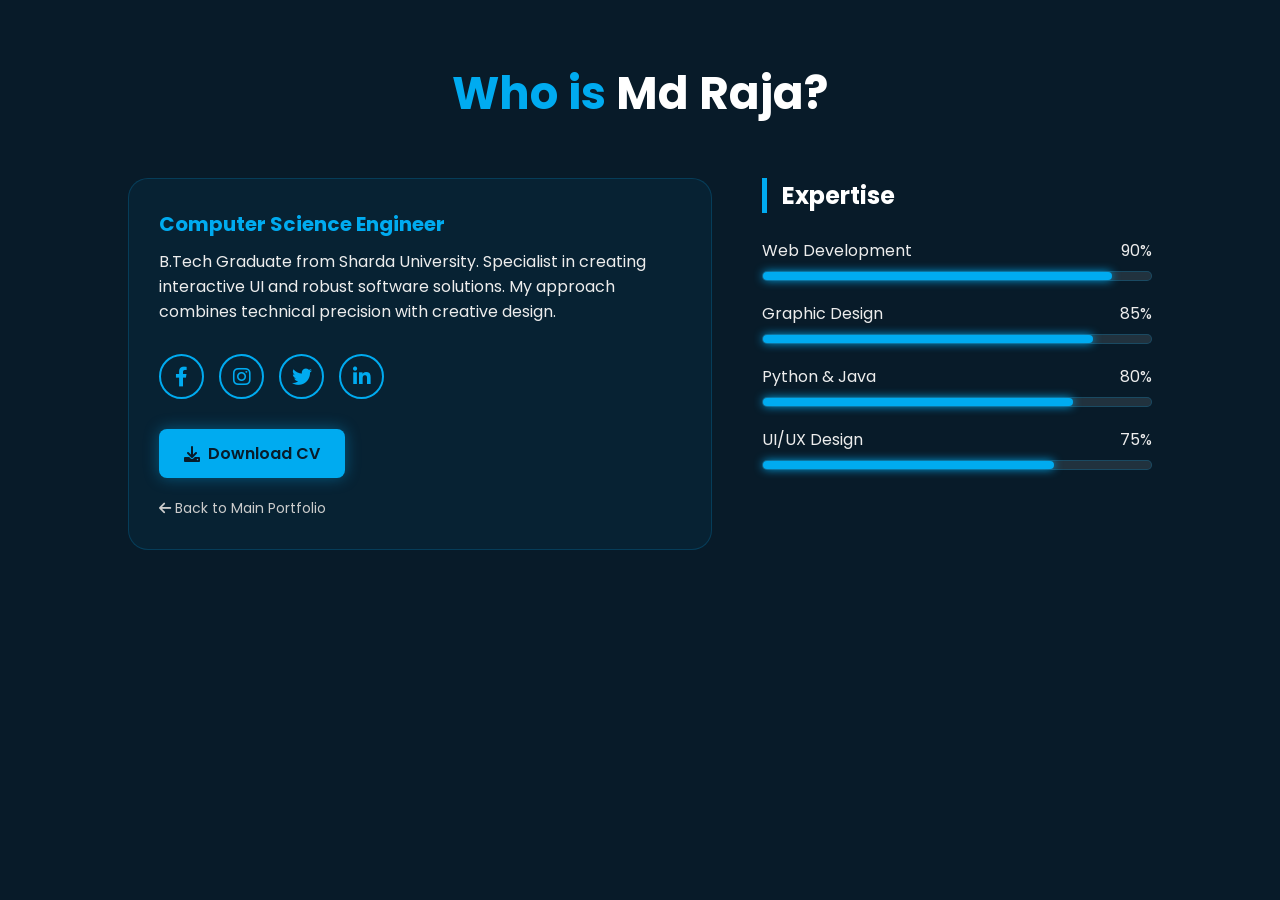
<file: about.html>
<!DOCTYPE html>
<html lang="en">
<head>
    <meta charset="UTF-8">
    <meta name="viewport" content="width=device-width, initial-scale=1.0">
    <title>About Me | Md Raja</title>
    <link rel="stylesheet" href="https://cdnjs.cloudflare.com/ajax/libs/font-awesome/6.0.0/css/all.min.css">
    <style>
        @import url('https://fonts.googleapis.com/css2?family=Poppins:wght@300;400;600;700&display=swap');

        * {
            margin: 0;
            padding: 0;
            box-sizing: border-box;
            font-family: 'Poppins', sans-serif;
        }

        body {
            background: #081b29; /* Deep Blue Background */
            color: #ededed;
            overflow-x: hidden;
        }

        .about-page {
            padding: 60px 10%;
            min-height: 100vh;
        }

        .header-text {
            text-align: center;
            margin-bottom: 50px;
        }

        .header-text h2 {
            font-size: 45px;
            color: #00abf0; /* Neon Blue */
        }

        .header-text span {
            color: #fff;
        }

        .container {
            display: grid;
            grid-template-columns: 1.2fr 0.8fr;
            gap: 50px;
        }

        /* Skills Section */
        .skills-section h3 {
            font-size: 24px;
            margin-bottom: 25px;
            color: #fff;
            border-left: 5px solid #00abf0;
            padding-left: 15px;
        }

        .skill-box { margin-bottom: 20px; }

        .skill-info {
            display: flex;
            justify-content: space-between;
            margin-bottom: 8px;
        }

        .skill-bar {
            width: 100%;
            height: 10px;
            background: rgba(255, 255, 255, 0.1);
            border-radius: 10px;
            border: 1px solid rgba(0, 171, 240, 0.2);
        }

        .skill-progress {
            height: 100%;
            background: #00abf0;
            border-radius: 10px;
            box-shadow: 0 0 10px #00abf0;
        }

        /* Info & Actions */
        .info-card {
            background: rgba(0, 171, 240, 0.05);
            padding: 30px;
            border-radius: 20px;
            border: 1px solid rgba(0, 171, 240, 0.2);
        }

        .info-card h4 { color: #00abf0; margin-bottom: 10px; font-size: 20px; }

        .action-btns {
            margin-top: 30px;
            display: flex;
            gap: 15px;
            flex-wrap: wrap;
        }

        .btn {
            padding: 12px 25px;
            border-radius: 8px;
            text-decoration: none;
            font-weight: 600;
            transition: 0.3s;
            display: inline-flex;
            align-items: center;
            gap: 8px;
        }

        .btn-download {
            background: #00abf0;
            color: #081b29;
            box-shadow: 0 0 15px rgba(0, 171, 240, 0.4);
        }

        .btn-download:hover { box-shadow: 0 0 25px #00abf0; transform: scale(1.05); }

        /* Social Icons */
        .social-links {
            margin-top: 30px;
            display: flex;
            gap: 15px;
        }

        .social-links a {
            width: 45px;
            height: 45px;
            display: flex;
            align-items: center;
            justify-content: center;
            border: 2px solid #00abf0;
            border-radius: 50%;
            color: #00abf0;
            font-size: 20px;
            transition: 0.4s;
            text-decoration: none;
        }

        .social-links a:hover {
            background: #00abf0;
            color: #081b29;
            box-shadow: 0 0 15px #00abf0;
        }

        .back-home {
            margin-top: 20px;
            display: block;
            color: #ccc;
            text-decoration: none;
            font-size: 14px;
        }

        .back-home:hover { color: #00abf0; }

        @media (max-width: 900px) {
            .container { grid-template-columns: 1fr; }
        }
    </style>
</head>
<body>

    <section class="about-page">
        <div class="header-text">
            <h2>Who is <span>Md Raja?</span></h2>
        </div>

        <div class="container">
            <div class="info-card">
                <h4>Computer Science Engineer</h4>
                <p>B.Tech Graduate from Sharda University. Specialist in creating interactive UI and robust software solutions. My approach combines technical precision with creative design.</p>
                
                <div class="social-links">
                    <a href="#"><i class="fab fa-facebook-f"></i></a>
                    <a href="#"><i class="fab fa-instagram"></i></a>
                    <a href="#"><i class="fab fa-twitter"></i></a>
                    <a href="#"><i class="fab fa-linkedin-in"></i></a>
                </div>

                <div class="action-btns">
                    <a href="resume.pdf" class="btn btn-download" download>
                        <i class="fas fa-download"></i> Download CV
                    </a>
                </div>

                <a href="index.html" class="back-home"><i class="fas fa-arrow-left"></i> Back to Main Portfolio</a>
            </div>

            <div class="skills-section">
                <h3>Expertise</h3>

                <div class="skill-box">
                    <div class="skill-info"><span>Web Development</span><span>90%</span></div>
                    <div class="skill-bar"><div class="skill-progress" style="width: 90%;"></div></div>
                </div>

                <div class="skill-box">
                    <div class="skill-info"><span>Graphic Design</span><span>85%</span></div>
                    <div class="skill-bar"><div class="skill-progress" style="width: 85%;"></div></div>
                </div>

                <div class="skill-box">
                    <div class="skill-info"><span>Python & Java</span><span>80%</span></div>
                    <div class="skill-bar"><div class="skill-progress" style="width: 80%;"></div></div>
                </div>

                <div class="skill-box">
                    <div class="skill-info"><span>UI/UX Design</span><span>75%</span></div>
                    <div class="skill-bar"><div class="skill-progress" style="width: 75%;"></div></div>
                </div>
            </div>
        </div>
    </section>

</body>
</html>
</file>
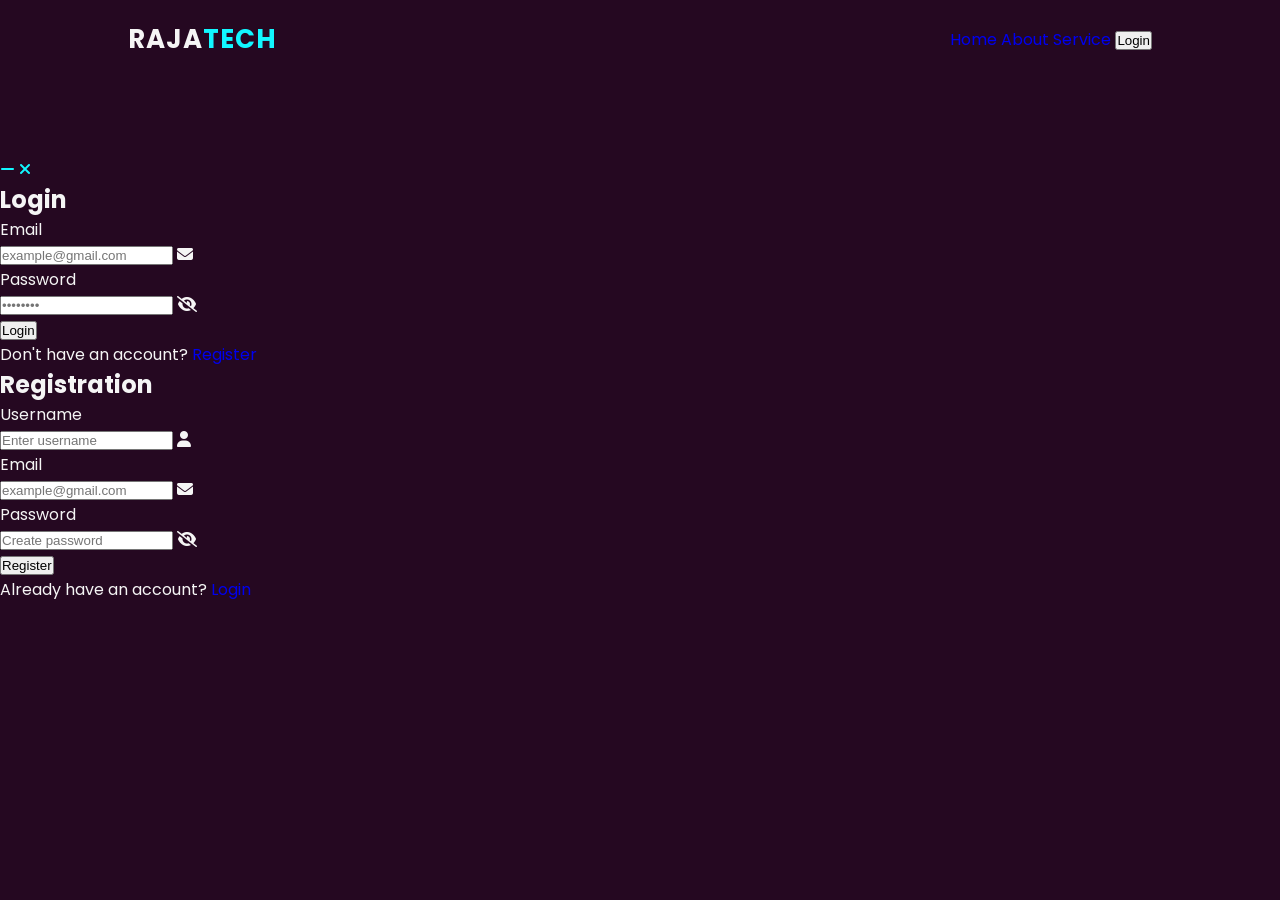
<file: index4.html>
<!DOCTYPE html>
<html lang="en">
<head>
    <meta charset="UTF-8">
    <meta name="viewport" content="width=device-width, initial-scale=1.0">
    <title>Professional Tech Portal</title>
    <link href="https://fonts.googleapis.com/css2?family=Poppins:wght@300;400;500;600;700&display=swap" rel="stylesheet">
    <link rel="stylesheet" href="https://cdnjs.cloudflare.com/ajax/libs/font-awesome/6.4.0/css/all.min.css">
    <link rel="stylesheet" href="style.css">
</head>
<body>

    <canvas id="particleCanvas"></canvas>

    <header>
        <h2 class="logo">RAJA<span>TECH</span></h2>
        <nav class="navigation">
            <a href="index.html">Home</a>
            <a href="general.html">About</a>
            <a href="general.html">Service</a>
            <button class="btnLogin-popup">Login</button>
        </nav>
    </header>

    <div class="wrapper">
        <div class="window-controls">
            <span class="icon-minimize"><i class="fa-solid fa-minus"></i></span>
            <span class="icon-close"><i class="fa-solid fa-xmark"></i></span>
        </div>

        <div class="form-container">
            <div class="form-box login">
                <h2>Login</h2>
                <form id="loginForm">
                    <div class="input-group">
                        <label>Email</label>
                        <div class="field">
                            <input type="email" id="logEmail" placeholder="example@gmail.com" required>
                            <i class="fa-solid fa-envelope"></i>
                        </div>
                    </div>
                    <div class="input-group">
                        <label>Password</label>
                        <div class="field">
                            <input type="password" id="logPass" placeholder="••••••••" required>
                            <i class="fa-solid fa-eye-slash toggle-password" data-target="logPass"></i>
                        </div>
                    </div>
                    <button type="submit" class="btn">Login</button>
                    <div class="login-register">
                        <p>Don't have an account? <a href="profile.html" class="register-link">Register</a></p>
                    </div>
                </form>
            </div>

            <div class="form-box register">
                <h2>Registration</h2>
                <form id="regForm">
                    <div class="input-group">
                        <label>Username</label>
                        <div class="field">
                            <input type="text" id="regUser" placeholder="Enter username" required>
                            <i class="fa-solid fa-user"></i>
                        </div>
                    </div>
                    <div class="input-group">
                        <label>Email</label>
                        <div class="field">
                            <input type="email" id="regEmail" placeholder="example@gmail.com" required>
                            <i class="fa-solid fa-envelope"></i>
                        </div>
                    </div>
                    <div class="input-group">
                        <label>Password</label>
                        <div class="field">
                            <input type="password" id="regPass" placeholder="Create password" required>
                            <i class="fa-solid fa-eye-slash toggle-password" data-target="regPass"></i>
                        </div>
                    </div>
                    <button type="submit" class="btn">Register</button>
                    <div class="login-register">
                        <p>Already have an account? <a href="wlcmpage.html" class="login-link">Login</a></p>
                    </div>
                </form>
            </div>
        </div>
    </div>

    <script src="script.js"></script>
</body>
</html>
</file>
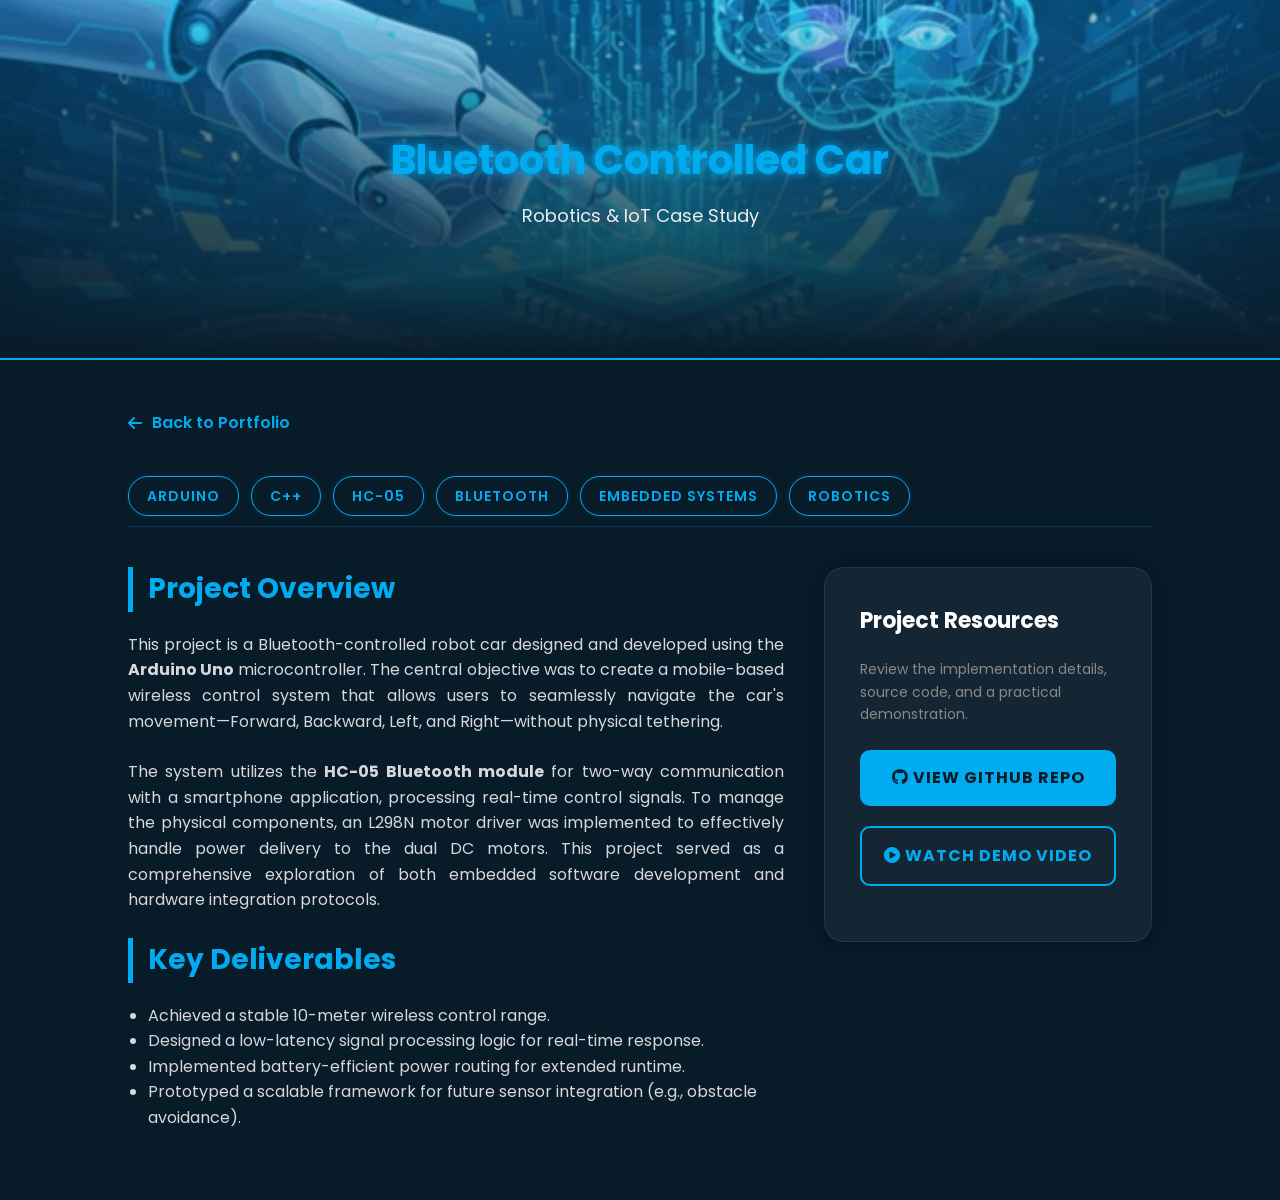
<file: project-details.html>
<!DOCTYPE html>
<html lang="en">
<head>
    <meta charset="UTF-8">
    <meta name="viewport" content="width=device-width, initial-scale=1.0">
    <title>Project Details | Md Raja</title>
    <link rel="stylesheet" href="https://cdnjs.cloudflare.com/ajax/libs/font-awesome/6.0.0/css/all.min.css">
    <style>
        /* Import Poppins Font */
        @import url('https://fonts.googleapis.com/css2?family=Poppins:wght@300;400;600;700&display=swap');

        /* Global Styles */
        * { margin: 0; padding: 0; box-sizing: border-box; font-family: 'Poppins', sans-serif; }
        body { background: #081b29; color: #fff; line-height: 1.6; }

        /* Project Header Styles */
        .project-header {
            height: 40vh;
            /* Placeholder path for professional image. 
               Is file ko apne GitHub repo mein upload zaroori karein. */
            background: linear-gradient(rgba(0, 171, 240, 0.3), #081b29), url('iot_car_bg.jpg');
            background-size: cover;
            background-position: center;
            display: flex;
            align-items: center;
            justify-content: center;
            text-align: center;
            border-bottom: 2px solid #00abf0;
        }

        .header-content { z-index: 2; }
        .header-content h1 { font-size: 40px; color: #00abf0; margin-bottom: 10px; text-shadow: 0 0 10px #00abf0; }
        .header-content p { font-size: 18px; color: #ededed; }

        /* Container Styles */
        .container { padding: 50px 10%; position: relative; }

        /* Back to Portfolio Link */
        .back-link { 
            color: #00abf0; 
            text-decoration: none; 
            font-weight: 600; 
            margin-bottom: 30px; 
            display: inline-flex;
            align-items: center;
            gap: 10px;
            transition: 0.3s;
        }
        .back-link:hover { text-shadow: 0 0 10px #00abf0; color: #fff; }
        
        /* Overlapping Fix for Tech Stack Buttons */
        .tech-buttons {
            display: flex; /* Flexbox enables buttons to flow naturally */
            flex-wrap: wrap; /* Wraps buttons to the next line on small screens */
            gap: 12px; /* Adds consistent spacing between buttons */
            margin-bottom: 40px;
            padding: 10px 0;
            border-bottom: 1px solid rgba(0, 171, 240, 0.2);
        }

        .badge {
            background: transparent;
            color: #00abf0;
            padding: 8px 18px;
            border-radius: 25px;
            font-size: 14px;
            font-weight: 600;
            border: 1px solid #00abf0;
            text-transform: uppercase;
            letter-spacing: 1px;
            box-shadow: 0 0 5px rgba(0, 171, 240, 0.2);
            transition: 0.3s ease;
        }

        .badge:hover {
            background: #00abf0;
            color: #081b29;
            box-shadow: 0 0 15px #00abf0;
        }

        /* Content Styles */
        .content-grid { display: grid; grid-template-columns: 2fr 1fr; gap: 40px; }
        .description h2 { color: #00abf0; margin-bottom: 20px; font-size: 28px; border-left: 5px solid #00abf0; padding-left: 15px; }
        .description p { color: #ededed; margin-bottom: 25px; text-align: justify; font-size: 16px; opacity: 0.9; }

        .project-links {
            background: rgba(255, 255, 255, 0.05);
            padding: 35px;
            border-radius: 20px;
            border: 1px solid rgba(0, 171, 240, 0.2);
            height: fit-content;
            box-shadow: 0 0 20px rgba(0, 0, 0, 0.3);
        }
        
        .project-links h3 { color: #fff; margin-bottom: 20px; font-size: 22px; }

        .btn {
            display: block;
            width: 100%;
            padding: 15px;
            background: #00abf0;
            color: #081b29;
            text-align: center;
            text-decoration: none;
            font-weight: 700;
            border-radius: 10px;
            margin-bottom: 20px;
            transition: 0.4s ease;
            text-transform: uppercase;
            letter-spacing: 1px;
        }
        .btn:hover { box-shadow: 0 0 25px #00abf0; transform: translateY(-3px); }
        .btn-outline { background: transparent; color: #00abf0; border: 2px solid #00abf0; }
        .btn-outline:hover { background: #00abf0; color: #081b29; }

        /* Responsive Design for smaller screens */
        @media (max-width: 900px) { .content-grid { grid-template-columns: 1fr; } .project-links { margin-top: 30px; } }
        @media (max-width: 600px) { .header-content h1 { font-size: 32px; } .badge { font-size: 12px; padding: 6px 14px; } }
    </style>
</head>
<body>

    <header class="project-header">
        <div class="header-content">
            <h1>Bluetooth Controlled Car</h1>
            <p>Robotics & IoT Case Study</p>
        </div>
    </header>

    <div class="container">
        <a href="index.html" class="back-link"><i class="fas fa-arrow-left"></i> Back to Portfolio</a>

        <div class="tech-buttons">
            <div class="badge">Arduino</div>
            <div class="badge">C++</div>
            <div class="badge">HC-05</div>
            <div class="badge">Bluetooth</div>
            <div class="badge">Embedded Systems</div>
            <div class="badge">Robotics</div>
        </div>

        <div class="content-grid">
            <div class="description">
                <h2>Project Overview</h2>
                <p>This project is a Bluetooth-controlled robot car designed and developed using the <strong>Arduino Uno</strong> microcontroller. The central objective was to create a mobile-based wireless control system that allows users to seamlessly navigate the car's movement—Forward, Backward, Left, and Right—without physical tethering.</p>
                <p>The system utilizes the <strong>HC-05 Bluetooth module</strong> for two-way communication with a smartphone application, processing real-time control signals. To manage the physical components, an L298N motor driver was implemented to effectively handle power delivery to the dual DC motors. This project served as a comprehensive exploration of both embedded software development and hardware integration protocols.</p>
                
                <h2>Key Deliverables</h2>
                <ul style="margin-left: 20px; color: #ededed; opacity: 0.9; margin-bottom: 20px;">
                    <li>Achieved a stable 10-meter wireless control range.</li>
                    <li>Designed a low-latency signal processing logic for real-time response.</li>
                    <li>Implemented battery-efficient power routing for extended runtime.</li>
                    <li>Prototyped a scalable framework for future sensor integration (e.g., obstacle avoidance).</li>
                </ul>
            </div>

            <div class="project-links">
                <h3>Project Resources</h3>
                <p style="font-size: 14px; color: #888; margin-bottom: 25px;">Review the implementation details, source code, and a practical demonstration.</p>
                <a href="#" class="btn" target="_blank">
                   <i class="fab fa-github"></i> View Github Repo
                </a>
                <a href="#" class="btn btn-outline" target="_blank">
                   <i class="fas fa-play-circle"></i> Watch Demo Video
                </a>
            </div>
        </div>
    </div>

</body>
</html>
</file>
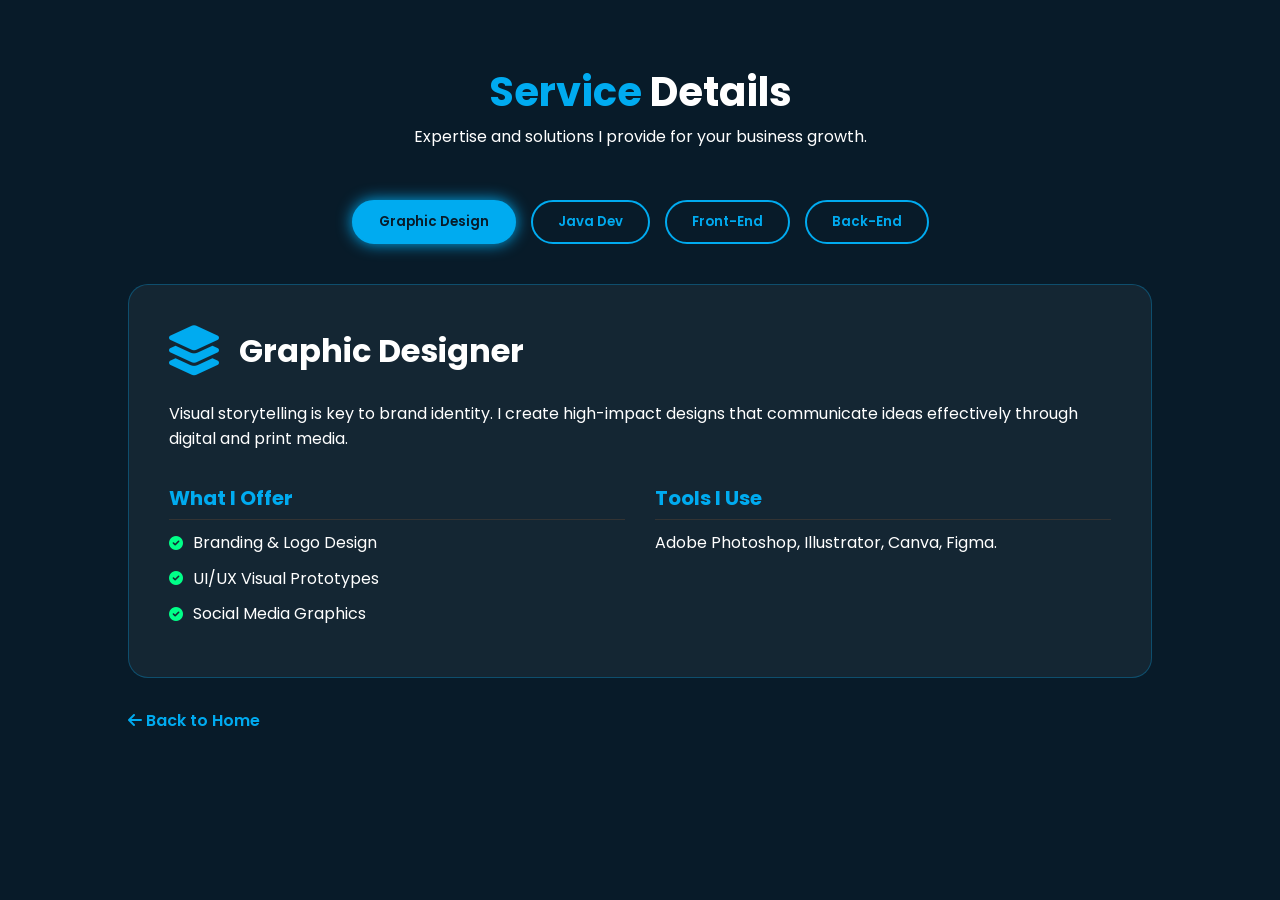
<file: services.html>
<!DOCTYPE html>
<html lang="en">
<head>
    <meta charset="UTF-8">
    <meta name="viewport" content="width=device-width, initial-scale=1.0">
    <title>Our Services | Md Raja</title>
    <link rel="stylesheet" href="https://cdnjs.cloudflare.com/ajax/libs/font-awesome/6.0.0/css/all.min.css">
    <style>
        @import url('https://fonts.googleapis.com/css2?family=Poppins:wght@300;400;600;700&display=swap');

        * { margin: 0; padding: 0; box-sizing: border-box; font-family: 'Poppins', sans-serif; }
        body { background: #081b29; color: #fff; line-height: 1.6; }

        .container { padding: 60px 10%; }
        .header { text-align: center; margin-bottom: 50px; }
        .header h1 { font-size: 40px; color: #00abf0; }
        .header span { color: #fff; }

        /* Service Tabs */
        .tabs { display: flex; justify-content: center; gap: 15px; flex-wrap: wrap; margin-bottom: 40px; }
        .tab-btn {
            padding: 10px 25px;
            background: transparent;
            border: 2px solid #00abf0;
            color: #00abf0;
            cursor: pointer;
            border-radius: 30px;
            font-weight: 600;
            transition: 0.3s;
        }
        .tab-btn.active, .tab-btn:hover { background: #00abf0; color: #081b29; box-shadow: 0 0 15px #00abf0; }

        /* Content Section */
        .service-content {
            display: none;
            background: rgba(255, 255, 255, 0.05);
            padding: 40px;
            border-radius: 20px;
            border: 1px solid rgba(0, 171, 240, 0.3);
            animation: fadeIn 0.5s ease;
        }
        .service-content.active { display: block; }

        .service-header { display: flex; align-items: center; gap: 20px; margin-bottom: 25px; }
        .service-header i { font-size: 50px; color: #00abf0; }
        .service-header h2 { font-size: 32px; }

        .details-grid { display: grid; grid-template-columns: 1fr 1fr; gap: 30px; margin-top: 30px; }
        .detail-box h4 { color: #00abf0; margin-bottom: 10px; font-size: 20px; border-bottom: 1px solid #333; padding-bottom: 5px; }
        .detail-box ul { list-style: none; }
        .detail-box ul li { margin-bottom: 10px; display: flex; align-items: center; gap: 10px; }
        .detail-box ul li i { color: #00ff88; font-size: 14px; }

        .back-btn {
            display: inline-block;
            margin-top: 30px;
            color: #00abf0;
            text-decoration: none;
            font-weight: 600;
        }

        @keyframes fadeIn { from { opacity: 0; transform: translateY(10px); } to { opacity: 1; transform: translateY(0); } }
        @media (max-width: 768px) { .details-grid { grid-template-columns: 1fr; } }
    </style>
</head>
<body>

<div class="container">
    <div class="header">
        <h1>Service <span>Details</span></h1>
        <p>Expertise and solutions I provide for your business growth.</p>
    </div>

    <div class="tabs">
        <button class="tab-btn active" onclick="openService(event, 'graphic')">Graphic Design</button>
        <button class="tab-btn" onclick="openService(event, 'java')">Java Dev</button>
        <button class="tab-btn" onclick="openService(event, 'frontend')">Front-End</button>
        <button class="tab-btn" onclick="openService(event, 'backend')">Back-End</button>
    </div>

    <div id="graphic" class="service-content active">
        <div class="service-header">
            <i class="fas fa-layer-group"></i>
            <h2>Graphic Designer</h2>
        </div>
        <p>Visual storytelling is key to brand identity. I create high-impact designs that communicate ideas effectively through digital and print media.</p>
        <div class="details-grid">
            <div class="detail-box">
                <h4>What I Offer</h4>
                <ul>
                    <li><i class="fas fa-check-circle"></i> Branding & Logo Design</li>
                    <li><i class="fas fa-check-circle"></i> UI/UX Visual Prototypes</li>
                    <li><i class="fas fa-check-circle"></i> Social Media Graphics</li>
                </ul>
            </div>
            <div class="detail-box">
                <h4>Tools I Use</h4>
                <p>Adobe Photoshop, Illustrator, Canva, Figma.</p>
            </div>
        </div>
    </div>

    <div id="java" class="service-content">
        <div class="service-header">
            <i class="fab fa-java"></i>
            <h2>Java Developer</h2>
        </div>
        <p>I build robust and scalable enterprise-level applications using the power of Java and its ecosystem.</p>
        <div class="details-grid">
            <div class="detail-box">
                <h4>Technical Expertise</h4>
                <ul>
                    <li><i class="fas fa-check-circle"></i> Object-Oriented Programming</li>
                    <li><i class="fas fa-check-circle"></i> Spring Boot & Hibernate</li>
                    <li><i class="fas fa-check-circle"></i> Multi-threading & APIs</li>
                </ul>
            </div>
            <div class="detail-box">
                <h4>Development Focus</h4>
                <p>Performance optimization, clean code architecture, and high-security standards.</p>
            </div>
        </div>
    </div>

    <div id="frontend" class="service-content">
        <div class="service-header">
            <i class="fas fa-desktop"></i>
            <h2>Front-End Developer</h2>
        </div>
        <p>Creating responsive, user-friendly interfaces that provide a seamless experience across all devices.</p>
        <div class="details-grid">
            <div class="detail-box">
                <h4>Frontend Stack</h4>
                <ul>
                    <li><i class="fas fa-check-circle"></i> HTML5 & Modern CSS3</li>
                    <li><i class="fas fa-check-circle"></i> React.js / Vue.js</li>
                    <li><i class="fas fa-check-circle"></i> Responsive Frameworks (Bootstrap/Tailwind)</li>
                </ul>
            </div>
            <div class="detail-box">
                <h4>User Experience</h4>
                <p>Focusing on page speed, interactive animations, and accessibility.</p>
            </div>
        </div>
    </div>

    <div id="backend" class="service-content">
        <div class="service-header">
            <i class="fas fa-server"></i>
            <h2>Back-End Developer</h2>
        </div>
        <p>Powering the web with secure server-side logic and efficient database management systems.</p>
        <div class="details-grid">
            <div class="detail-box">
                <h4>Backend Stack</h4>
                <ul>
                    <li><i class="fas fa-check-circle"></i> Node.js & Express</li>
                    <li><i class="fas fa-check-circle"></i> Database (MySQL / MongoDB)</li>
                    <li><i class="fas fa-check-circle"></i> RESTful API Development</li>
                </ul>
            </div>
            <div class="detail-box">
                <h4>Security</h4>
                <p>JWT Authentication, Data Encryption, and Server Management.</p>
            </div>
        </div>
    </div>

    <a href="index.html" class="back-btn"><i class="fas fa-arrow-left"></i> Back to Home</a>
</div>

<script>
    function openService(evt, serviceName) {
        var i, content, tablinks;
        content = document.getElementsByClassName("service-content");
        for (i = 0; i < content.length; i++) {
            content[i].classList.remove("active");
        }
        tablinks = document.getElementsByClassName("tab-btn");
        for (i = 0; i < tablinks.length; i++) {
            tablinks[i].classList.remove("active");
        }
        document.getElementById(serviceName).classList.add("active");
        evt.currentTarget.classList.add("active");
    }
</script>

</body>
</html>
</file>
<file: style.css>
@import url('https://fonts.googleapis.com/css2?family=Merriweather:wght@300&family=Oswald:wght@400;500&family=Poppins:ital,wght@0,200;0,300;0,400;0,500;1,200;1,400&display=swap');

* {
    padding: 0;
    margin: 0;
    box-sizing: border-box;
    list-style: none;
    scroll-behavior: smooth;
    text-decoration: none;
}

:root {
    --text-color: #f5f5f5;
    --hover-color: #12f7ff;
    --bg-color: #250821;
    --secon-bg-color: #292e33;
    --big-font: 2.5rem;
    --normal-font: 2rem;
    --neon-box-shadow: 0 0 .5rem #12f7ff;
    --h2-font: 3rem;
    --font-neon-text-shadow: 0 0 10px rgba(18, 247, 255, 0.3),
        0 0 20px rgba(18, 247, 255, 0.3),
        0 0 30px rgba(18, 247, 255, 0.3),
        0 0 40px rgba(18, 247, 255, 0.3),
        0 0 70px rgba(18, 247, 255, 0.3),
        0 0 80px rgba(18, 247, 255, 0.3),
        0 0 100px rgba(18, 247, 255, 0.3),
        0 0 150px rgba(18, 247, 255, 0.3);
}

::-webkit-scrollbar {
    height: 0;
    width: .5rem;
}

::-webkit-scrollbar-track {
    background: var(--secon-bg-color);
}

::-webkit-scrollbar-thumb {
    background: var(--hover-color);
    border: 5rem;
}

body {
    font-family: 'Poppins', sans-serif;
    background-color: var(--bg-color);
    color: var(--text-color);
}

header {
    position: fixed;
    top: 0;
    left: 0;
    z-index: 1000;
    border-bottom: 1px solid transparent;
    display: flex;
    align-items: center;
    justify-content: space-between;
    width: 100%;
    padding: 20px 10%;
}

header.sticky {
    background: var(--bg-color);
    border-bottom: 1px solid var(--secon-bg-color);
    padding: 12px 10%;
}

.logo {
    font-size: 26px;
    font-weight: 700;
    letter-spacing: 1px;
}

span {
    color: var(--hover-color);
}

.navlist {
    display: flex;
}

.navlist a {
    display: inline-block;
    color: var(--text-color);
    font-weight: 500;
    padding: 10px 20px;
    animation: slideAnimation 1s ease forwards;
    animation-delay: calc(.3s * var(--i));
    opacity: 0;
}

.navlist a:hover {
    color: var(--hover-color);
    text-shadow: 0 0 10px rgba(18, 247, 255, 0.6),
        0 0 20px rgba(18, 247, 255, 0.6),
        0 0 30px rgba(18, 247, 255, 0.6),
        0 0 40px rgba(18, 247, 255, 0.6),
        0 0 70px rgba(18, 247, 255, 0.6),
        0 0 80px rgba(18, 247, 255, 0.6),
        0 0 100px rgba(18, 247, 255, 0.6),
        0 0 150px rgba(18, 247, 255, 0.6);
}

.navlist a.active {
    color: var(--hover-color);
}

#menu-icon {
    font-size: 1.8rem;
    z-index: 10001;
    cursor: pointer;
    margin-left: 25px;
    background-color: var(--hover-color);
    border-radius: 3px;
    color: var(--secon-bg-color);
    display: none;
}

section {
    padding: 60px 10%;
    min-height: auto !important;
}

.home {
    min-height: auto;
    padding-top: 150px;
    padding-bottom: 50px;
    height: 100%;
    width: 100%;
    display: grid;
    grid-template-columns: repeat(2, 1fr);
    align-items: center;
    grid-gap: 4em;
}


.home-content {
    max-width: 600px;
}

.home-content h1 {
    font-size: var(--big-font);
    font-weight: 700;
}

.change-text {
    font-size: 1.5rem;
    font-weight: 600;
}

.change-text h3 {
    display: inline-flex;
    margin: 0;
    vertical-align: top;
}

.change-text h3 .word {
    position: absolute;
    display: flex;
    opacity: 0;
}

.change-text h3 .word .letter {
    transform-origin: center center 25px;
}

.change-text h3 .word .letter.out {
    transform: rotateX(90deg);
    transition: 0.32s cubic-bezier(0.6, 0, 0.7, 0.2);
}

.change-text h3 .word .letter.in {
    transition: 0.38s ease;
}

.change-text h3 .word .letter.behind {
    transform: rotateX(-90deg);
}

.home-content p {
    color: #bdbdbd;
    line-height: 1.6;
}

.info-box {
    display: inline-flex;
    justify-content: space-between;
    align-items: center;
    width: 300px;
    margin: 1rem 0 2rem;
}

.info-box h5 {
    font-weight: 600;
    color: var(--text-color);
    font-size: 1rem;
}

.info-box span {
    font-size: .8rem;
    color: #bdbdbd;
}

.btn-box {
    display: flex;
    justify-content: space-between;
    width: 320px;
    height: 45px;
}

.btn-box .btn {
    display: inline-flex;
    justify-content: center;
    align-items: center;
    width: 150px;
    height: 100%;
    background: var(--hover-color);
    color: var(--bg-color);
    font-size: 1rem;
    letter-spacing: 1px;
    font-weight: 600;
    transition: .6s;
    box-shadow: var(--neon-box-shadow);
    border-radius: 5px;
    position: relative;
    overflow: hidden;
    z-index: 1;
    border: 2px solid var(--hover-color);
}

.btn:hover {
    color: var(--hover-color);
}

.btn::before {
    content: "";
    position: absolute;
    top: 0;
    left: 0;
    background: var(--bg-color);
    width: 0;
    height: 100%;
    z-index: -1;
    transition: .4s;
}

.btn:hover::before {
    width: 100%;
}

.btn:nth-child(2) {
    background-color: var(--bg-color);
    color: var(--hover-color);
}

.btn:nth-child(2):hover {
    color: var(--bg-color);
}

.btn:nth-child(2)::before {
    background: var(--hover-color);
}

.social-icons {
    margin-top: 2rem;
    display: flex;
    justify-content: space-between;
    width: 220px;
    height: 40px;

}

.social-icons a {
    display: inline-flex;
    width: 50px;
    height: 100%;
    justify-content: center;
    align-items: center;
    background: var(--bg-color);
    color: var(--hover-color);
    border: 2px solid var(--hover-color);
    transition: .6s;
    box-shadow: 0 0 0.3rem #12f7ff;
    border-radius: 5px;
    position: relative;
    z-index: 1;
    overflow: hidden;
}

.social-icons a i {
    font-size: 1.5rem;
}

.social-icons a:hover {
    color: var(--bg-color);
}

.social-icons a::before {
    content: "";
    position: absolute;
    left: 0;
    top: 0;
    width: 0;
    height: 100%;
    background: var(--hover-color);
    transition: .6s;
    z-index: -1;
}

.social-icons a:hover::before {
    width: 100%;
}

.home-image {
    position: relative;
}

.img-box {
    text-align: center;
}

.img-box img {
    width: 100%;
    max-width: 400px;
    height: auto;
}

.liquid-shape {
    position: absolute;
    width: 100%;
    height: 100%;
    z-index: -1;
    top: 30%;
    filter: blur(10px);
}

.liquid-shape:nth-child(2) {
    filter: blur(50px);
}


/* about section css.......................................... */


.about {
    display: flex;
    justify-content: center;
    align-items: center;
    grid-gap: 3rem;
    background: var(--secon-bg-color);
}

.about .img-about {
    text-align: center;
    position: relative;
}

.about .img-about img {
    max-width: 400px;
    height: auto;
}

.about-content span {
    color: #fdfdfd;
    font-size: .8rem;
    font-weight: 200;
    letter-spacing: 2px;
    text-transform: uppercase;
}

.about-content h2 {
    color: var(--hover-color);
    font-weight: 700;
    font-size: var(--normal-font);
}

.about-content h3 {
    font-weight: 600;
    font-size: 1.5rem;
    margin-bottom: .2rem;
}

.about-content p {
    color: #fdfdfd;
    font-weight: 300;
    margin-bottom: 1.5rem;
}

.info-about1,
.info-about2,
.info-about3 {
    background: var(--bg-color);
    font-size: .5rem;
    position: absolute;
    padding: 10px;
    width: 90px;
    height: 90px;
    border-radius: 69% 31% 66% 34% / 21% 30% 70% 79%;
    display: block;
    box-shadow: var(--neon-box-shadow);
    border: 1px solid var(--hover-color);
    outline: 2px solid var(--bg-color);
    z-index: 100;
    animation: morph 6s linear infinite;
    z-index: -1;
}

.info-about1 {
    left: 1%;
    top: 27%;
}

.info-about2 {
    left: 62%;
    top: 7%;
}

.info-about3 {
    left: 84%;
    top: 82%;
    z-index: 1;
}

.img-about span {
    color: var(--hover-color);
    font-size: 1rem;
    font-weight: 600;
}


.liquid-shape1 {
    position: absolute;
    width: 100%;
    height: 100%;
    z-index: -1;
    top: 30%;
    filter: blur(10px);
}

.liquid-shape1:nth-child(2) {
    filter: blur(50px);
}




/* services section css---------------------------------*/

.main-text {
    width: 100%;
    text-align: center;
    margin-bottom: 2rem;
    color: var(--hover-color);
}

.main-text h2 {
    font-weight: 700;
    font-size: var(--normal-font);
}

.main-text span {
    color: #fdfdfd;
    font-size: .8rem;
    font-weight: 200;
    letter-spacing: 2px;
    text-transform: uppercase;
}

.section-services {
    display: flex;
    justify-content: center;
    align-items: center;
    flex-wrap: wrap;
    grid-gap: 2rem;
}

.section-services .service-box {
    flex: 1 1 18rem;
    padding: 2rem 1rem 2rem;
    text-align: center;
    background: var(--secon-bg-color);
    transition: transform .4s;
    border-radius: 10px;
}

.service-btn {
    width: auto;
    justify-content: center;
}

.service-box:hover {
    transform: translateY(-.7rem);
}

.service-icon {
    border: 2px solid var(--hover-color);
    padding: 2rem;
    background: var(--bg-color);
    display: flex;
    align-items: center;
    font-size: 3rem;
    border-radius: 50%;
    position: relative;
    color: var(--hover-color);
    box-shadow: var(--neon-box-shadow);
    outline: 3px solid var(--bg-color);
}

.service-box h3 {
    margin-top: 10px;
    font-size: 1.5rem;
}

.service-box p {
    margin: .5rem 0 1.5rem 0;
    font-weight: 300;
    letter-spacing: 1px;
    color: #bdbdbd;
    line-height: 1.6;
}


/* skills section css-------------------------*/

.skills {
    background: var(--secon-bg-color);
}

.skill-main {
    width: 100%;
    display: grid;
    grid-template-columns: repeat(2, 1fr);
    grid-row-gap: 30px;
    grid-column-gap: 50px;
}

.skill-bar {
    margin-bottom: 2.3rem;
}

.skill-main h3 {
    margin-bottom: 2rem;
    font-size: var(--normal-font);
    text-align: center;
}

.skill-left .skill-bar .info {
    display: flex;
    justify-content: space-between;
    align-items: center;
    padding: 0 10px;
}

.skill-left .skill-bar .bar {
    width: 100%;
    height: 10px;
    background-color: var(--bg-color);
    margin-top: 10px;
    position: relative;
}

.skill-bar .bar span {
    width: 50%;
    height: 100%;
    position: absolute;
    left: 0;
    background: var(--hover-color);
    border-radius: 25px;
    box-shadow: var(--neon-box-shadow);
}

.skill-bar .bar .html {
    width: 72%;
    animation: html 2s;
}

.skill-bar .bar .css {
    width: 90%;
    animation: css 3s;
}

.skill-bar .bar .javascript {
    width: 62%;
    animation: javascript 4s;
}

.skill-bar .bar .java {
    width: 70%;
    animation: java 5s;
}


/* skill right-------------------------------*/

.professional {
    display: grid;
    grid-template-columns: 1fr 1fr;
}

.box {
    position: relative;
    margin: 10px 0;
    flex: 1 1 15rem;
}

.box .text {
    text-align: center;
    color: #fff;
    font-size: 1rem;
}

.box .text big {
    font: 400;
    letter-spacing: 1px;
    position: absolute;
    top: 40%;
    left: 50%;
    transform: translate(-50%, -50%);
}

.box .text small {
    display: block;
    font-weight: 600;
}

.circle {
    width: 100%;
    height: 120px;
    display: flex;
    justify-content: center;
    align-items: center;
}

.circle .points {
    width: 2px;
    height: 10px;
    background-color: var(--bg-color);
    position: absolute;
    border-radius: 3px;
    transform: rotate(calc(var(--i)*var(--rot))) translateY(-45px);
}


.points.marked {
    animation: glow 0.04s linear forwards;
    animation-delay: calc(var(--i)*0.05s);
}



/* portfolio section css ----------------------------------------------- */
.fillter-buttons {
    margin: 2rem;
    text-align: center;
}

.fillter-buttons .botton {
    background: none;
    outline: none;
    border: none;
    cursor: pointer;
    font-size: 0.85rem;
    font-weight: 600;
    letter-spacing: 0.4px;
    margin-left: 1.3rem;
    color: var(--text-color);
}

.fillter-buttons .botton:hover {
    color: var(--hover-color);
}

.portfolio-gallery {
    display: grid;
    grid-template-columns: repeat(auto-fill, minmax(270px, 1fr));
    gap: 2rem;
}

.port-box {
    position: relative;
    border-radius: 15px;
    overflow: hidden;
    background: #292e33;
    display: flex;
    grid-template-rows: 1fr auto;
    align-items: center;
    border: 2px solid var(--hover-color);
    box-shadow: var(--neon-box-shadow);
}

.port-image {
    display: flex;
    align-items: center;
    justify-content: center;
    height: 100%;
    width: 100%;
}

.port-image img {
    width: 100%;
    opacity: .5s;
    height: 100%;
    transition: .5s;
}

.port-content {
    position: absolute;
    bottom: 0;
    left: 0;
    width: 100%;
    height: 100%;
    opacity: 0;
    background: linear-gradient(rgba(0, 0, 0, .2), #12f7ff);
    display: flex;
    align-items: center;
    justify-content: center;
    flex-direction: column;
    text-align: center;
    transition: 0.5s;
    padding: 0 2rem;
}

.port-box:hover .port-content {
    opacity: 1;
}

.port-box:hover .port-image img {
    transform: scale(1.1);
}

.port-content h3 {
    font-size: 1.5rem;
    font-weight: 600;
}

.port-content p {
    font-size: .8rem;
    margin: 5px 0 15px 0;
}

.port-content a {
    background: #fff;
    border-radius: 50%;
    display: inline-flex;
    justify-content: center;
    align-items: center;
    width: 50px;
    height: 50px;
    border: 1px solid var(--hover-color);
    outline: 2px solid #fff;
}

.port-content a i {
    font-size: 1.3rem;
    color: var(--secon-bg-color);
}



/* contact section css------------------------------------------ */

.contact {
    background: var(--secon-bg-color);
    width: 100%;
}

.contact form {
    text-align: center;
    max-width: 50rem;
    margin: 1rem auto;
    margin-bottom: 3rem;
}

.contact form input,
.contact form textarea {
    width: 100%;
    color: var(--text-color);
    background: var(--bg-color);
    margin-bottom: .8rem;
    border: none;
    border-radius: 5px;
    padding: .7rem;
}

.contact form textarea {
    resize: none;
}

.formBtn {
    display: flex;
    justify-content: center;
    width: 100%;
}

.formBtn .btn {
    cursor: pointer;
    font-size: 1rem;
}

/* footer css ------------------------------------------- */

footer {
    padding: 1.5rem 10%;
    display: flex;
    align-items: center;
    justify-content: space-between;
}

footer p {
    color: #bdbdbd;
}

footer a {
    display: inline-flex;
    justify-content: center;
    color: var(--text-color);
    background: var(--hover-color);
    padding: .6rem;
    border-radius: 5px;
}

footer a i {
    font-size: 1rem;
    color: var(--secon-bg-color);
}



/* parallax -------------------------------------------- */

.scroll-scale {
    opacity: 0;
    transform: scale(.9);
    transition: all 2s;
}

.scroll-bottom {
    opacity: 0;
    transform: translateY(300px);
    transition: 3s;
}

.scroll-top {
    opacity: 0;
    transform: translateY(-300px);
    transition: 3s;
}

.show-items {
    opacity: 1;
    transform: translateX(0);
}
















/* keyframes ------------------------------------------- */

@keyframes morph {

    0%,
    100% {
        border-radius: 40% 60% 70% 30% / 40% 40% 60% 50%;
    }

    30% {
        border-radius: 70% 30% 50% 50% / 30% 30% 70% 70%;
    }

    60% {
        border-radius: 100% 60% 60% 100% / 100% 100% 60% 60%;
    }

    80% {
        border-radius: 69% 31% 66% 34% / 21% 30% 70% 79%;
    }
}


@keyframes html {
    0% {
        width: 0%;
    }

    100% {
        width: 72%;
    }
}

@keyframes css {
    0% {
        width: 0%;
    }

    100% {
        width: 90%;
    }
}

@keyframes javascript {
    0% {
        width: 0%;
    }

    100% {
        width: 62%;
    }
}

@keyframes java {
    0% {
        width: 0%;
    }

    100% {
        width: 70%;
    }
}

@keyframes glow {
    0% {
        background: var(--bg-color);
        box-shadow: none;
    }

    100% {
        background: var(--hover-color);
        box-shadow: var(--neon-box-shadow);
    }
}


@keyframes slideAnimation {
    0% {
        opacity: 0;
        transform: translateY(100px);
    }

    100% {
        opacity: 1;
        transform: translateY(0);
    }
}





/* break points---------------------------------------- */

@media(max-width:991px) {

    header,
    header.sticky {
        padding: 15px 5%;
    }

    footer {
        padding: 15px 5%;
    }

    section {
        padding: 50px 5%;
    }

    .navlist a {
        padding: 8px 15px;
    }

    :root {
        --big-font: 2.2rem;
        --normal-font: 1.8rem;
        --neon-box-shadow: 0 0 .8 #12f7ff;
        --h2-font: 3rem
    }

    .home-content {
        margin-top: 5rem;
    }

    .social-icons {
        margin-top: 2rem;
    }
}



@media(max-width:768px) {
    #menu-icon {
        display: block;
        transition: all .4s ease;
    }

    #menu-icon.bx-x {
        transform: rotate(-180deg);
    }

    .navlist {
        display: flex;
        position: absolute;
        top: -1000px;
        right: 0;
        left: 0;
        flex-direction: column;
        background: var(--bg-color);
        text-align: left;
        padding: 0 5%;
        transition: all .45s ease;
    }

    .navlist a {
        display: block;
        padding-bottom: 1rem;
        font-size: 1rem;
    }

    .navlist.open {
        top: 100%;
    }

    .home {
        padding-top: 30px;
        padding-bottom: 2px;
        grid-template-columns: 1fr;
    }
    

    .home-image {
        margin-bottom: 5rem;
    }

    .liquid-shape {
        width: 80%;
        left: 10%;
        top: 10%;
    }

    .liquid-shape1 {
        width: 80%;
        left: 10%;
        top: 30%;
    }

    .about {
        flex-direction: column-reverse;
    }

    .skill-main {
        grid-template-columns: 1fr;
    }

    .fillter-buttons {
        margin: 2.5rem 0;
    }

    footer p {
        font-size: .8rem;
    }
}


@media(max-width:420px) {
    html {
        font-size: 80%;
    }

    footer p {
        font-size: .6rem;
    }

    .fillter-buttons .btn {
        font-size: .8rem;
    }

    .img-about img {
        width: 300px;
    }

    .info-about1,
    .info-about2,
    .info-about3 {
        display: none;
    }

    .img-about p {
        font-size: 1rem;
    }
}
</file>
